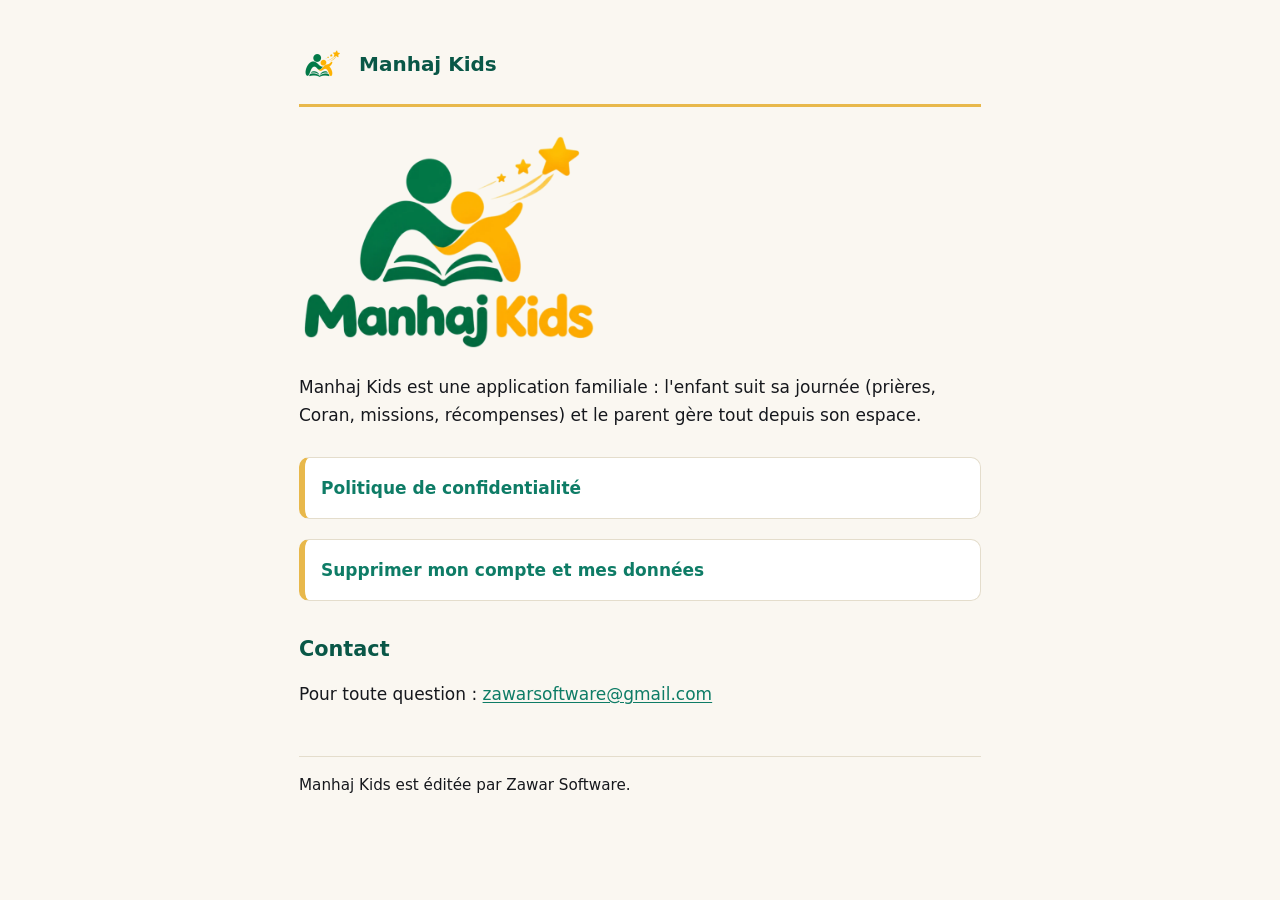
<file: index.html>
<!doctype html>
<html lang="fr">
<head>
<meta charset="utf-8">
<meta name="viewport" content="width=device-width, initial-scale=1">
<title>Manhaj Kids</title>
<meta name="description" content="Manhaj Kids, l'application familiale où l'enfant suit sa journée : prières, Coran, missions et récompenses.">
<link rel="icon" type="image/png" href="icone.png">
<link rel="stylesheet" href="style.css">
</head>
<body>
<div class="page">
<header class="site"><img src="icone.png" alt="" width="48" height="48"><a href="./">Manhaj Kids</a></header>
<main>
<h1 class="logo"><img src="logo.png" alt="Manhaj Kids" width="300" height="222"></h1>
<p>Manhaj Kids est une application familiale : l'enfant suit sa journée (prières, Coran, missions, récompenses) et le parent gère tout depuis son espace.</p>
<ul class="cartes">
<li><a href="confidentialite/">Politique de confidentialité</a></li>
<li><a href="supprimer-mon-compte/">Supprimer mon compte et mes données</a></li>
</ul>
<h2>Contact</h2>
<p>Pour toute question : <a href="mailto:zawarsoftware@gmail.com">zawarsoftware@gmail.com</a></p>
</main>
<footer>Manhaj Kids est éditée par Zawar Software.</footer>
</div>
</body>
</html>
</file>
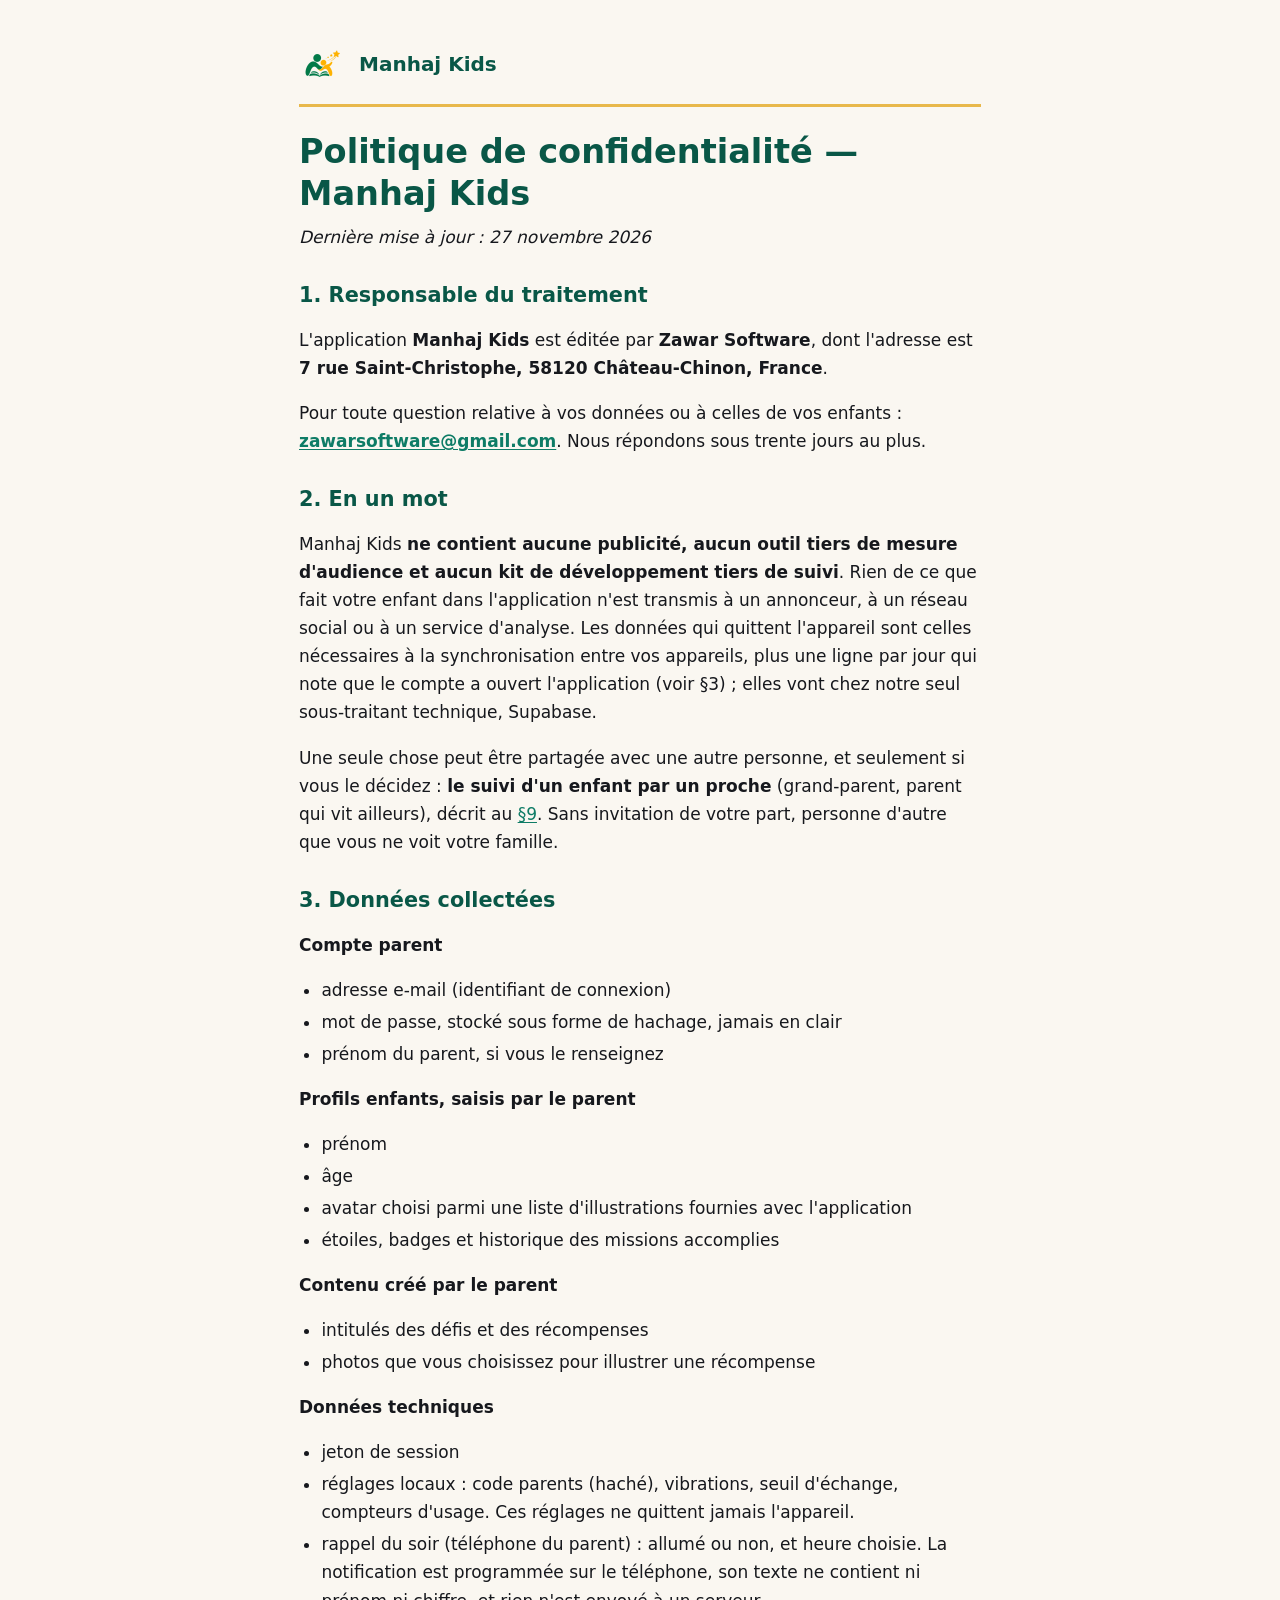
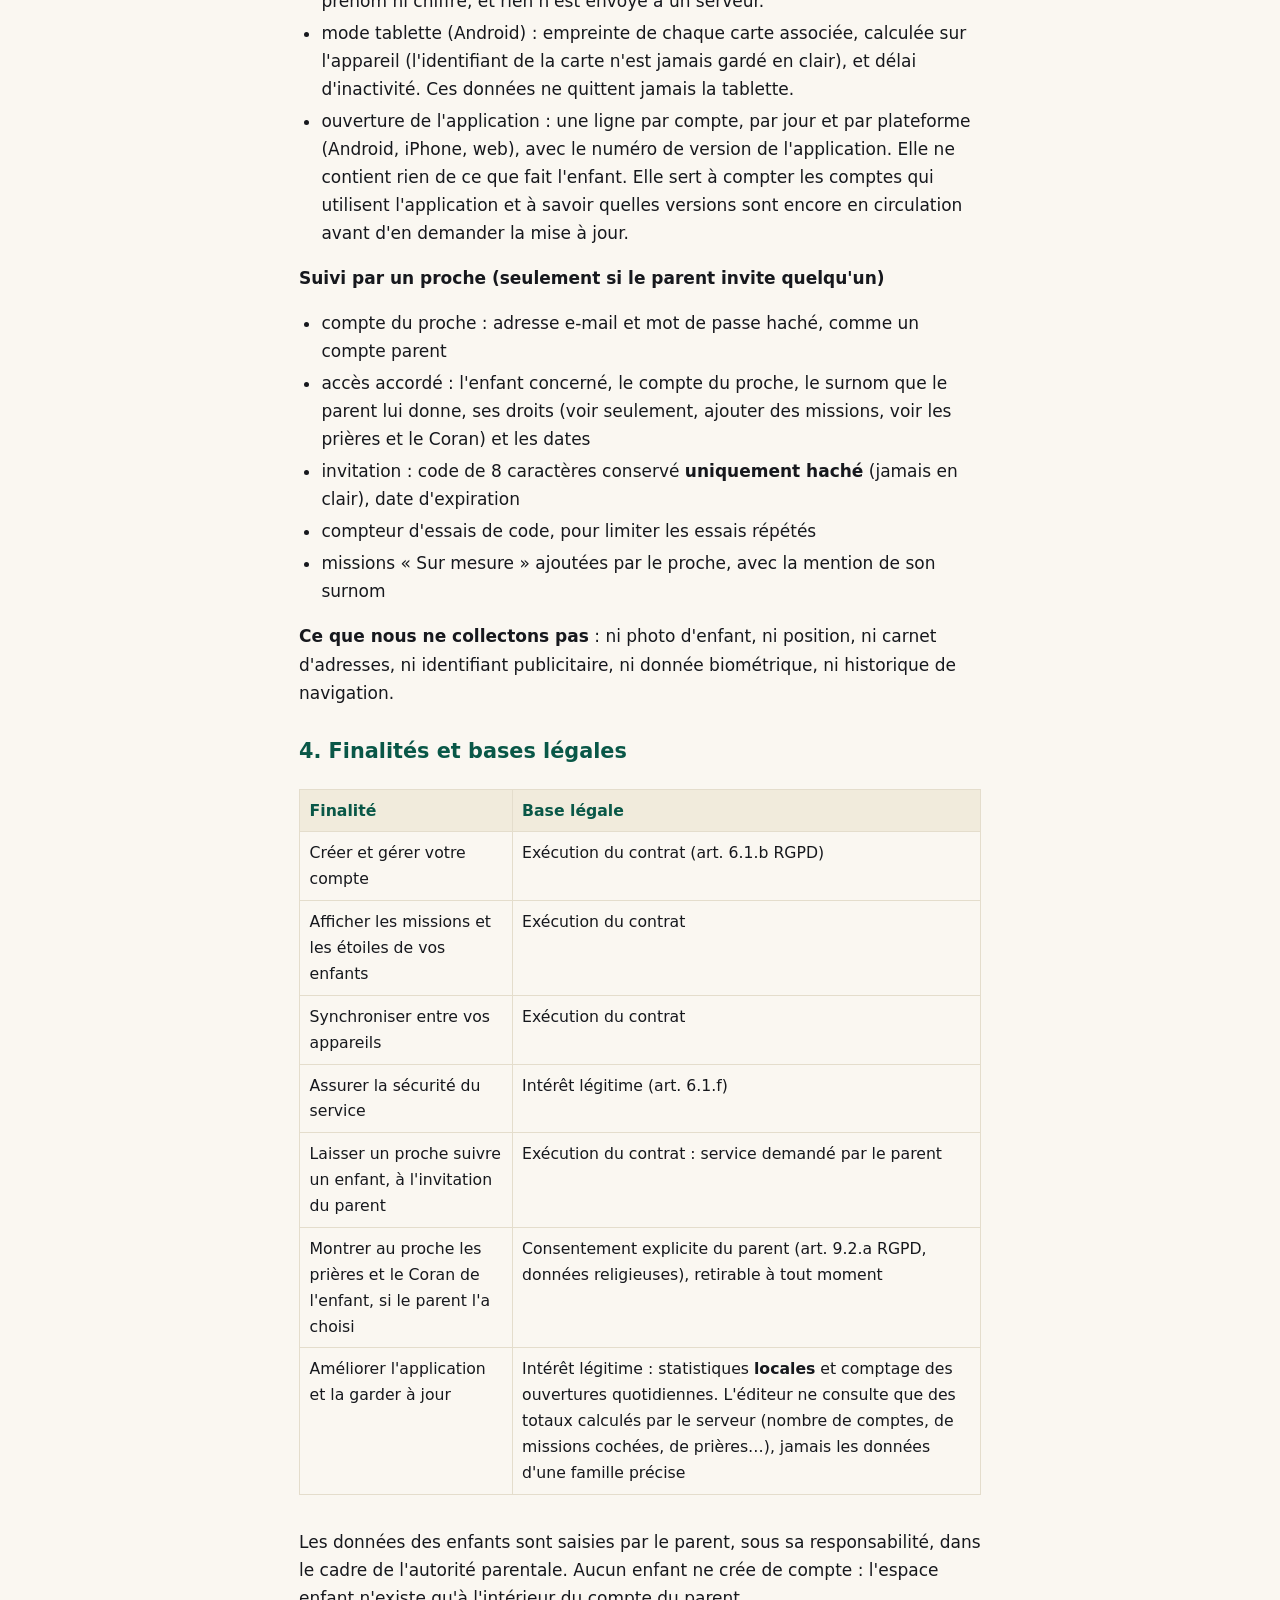
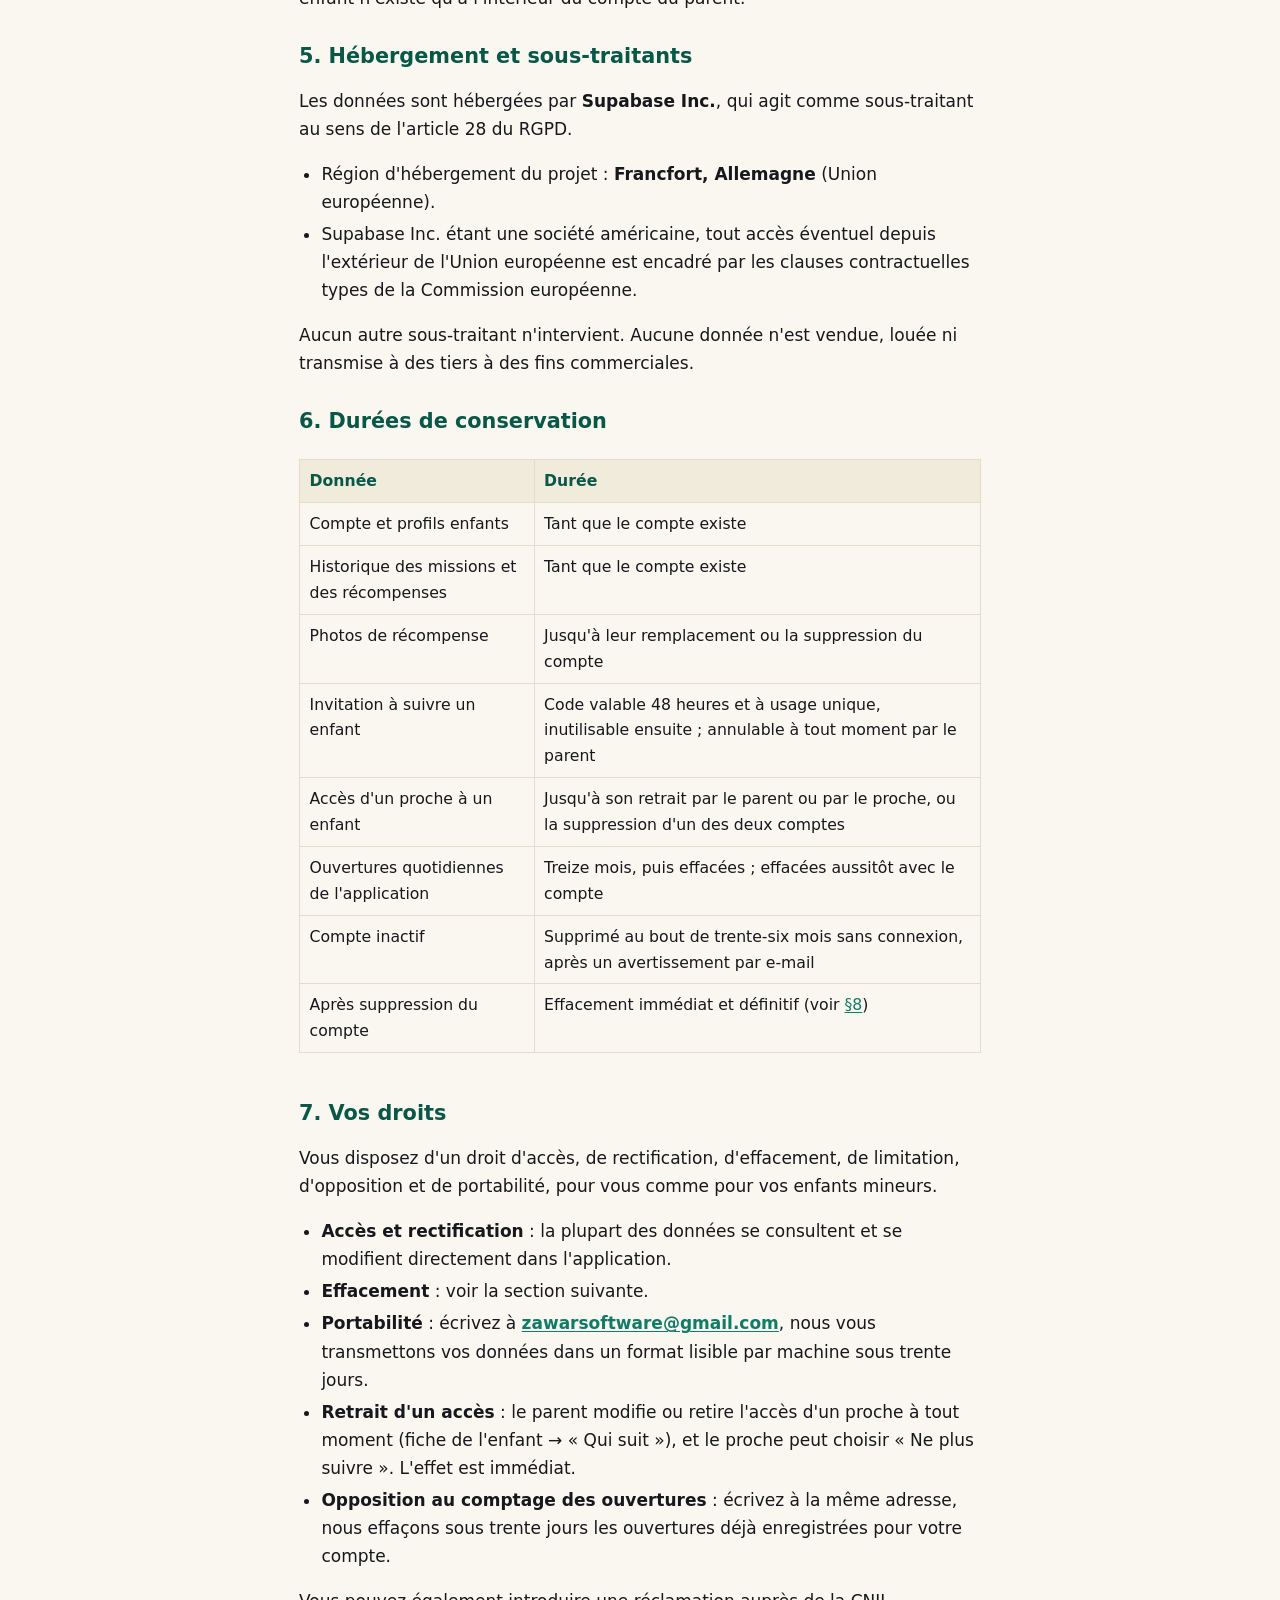
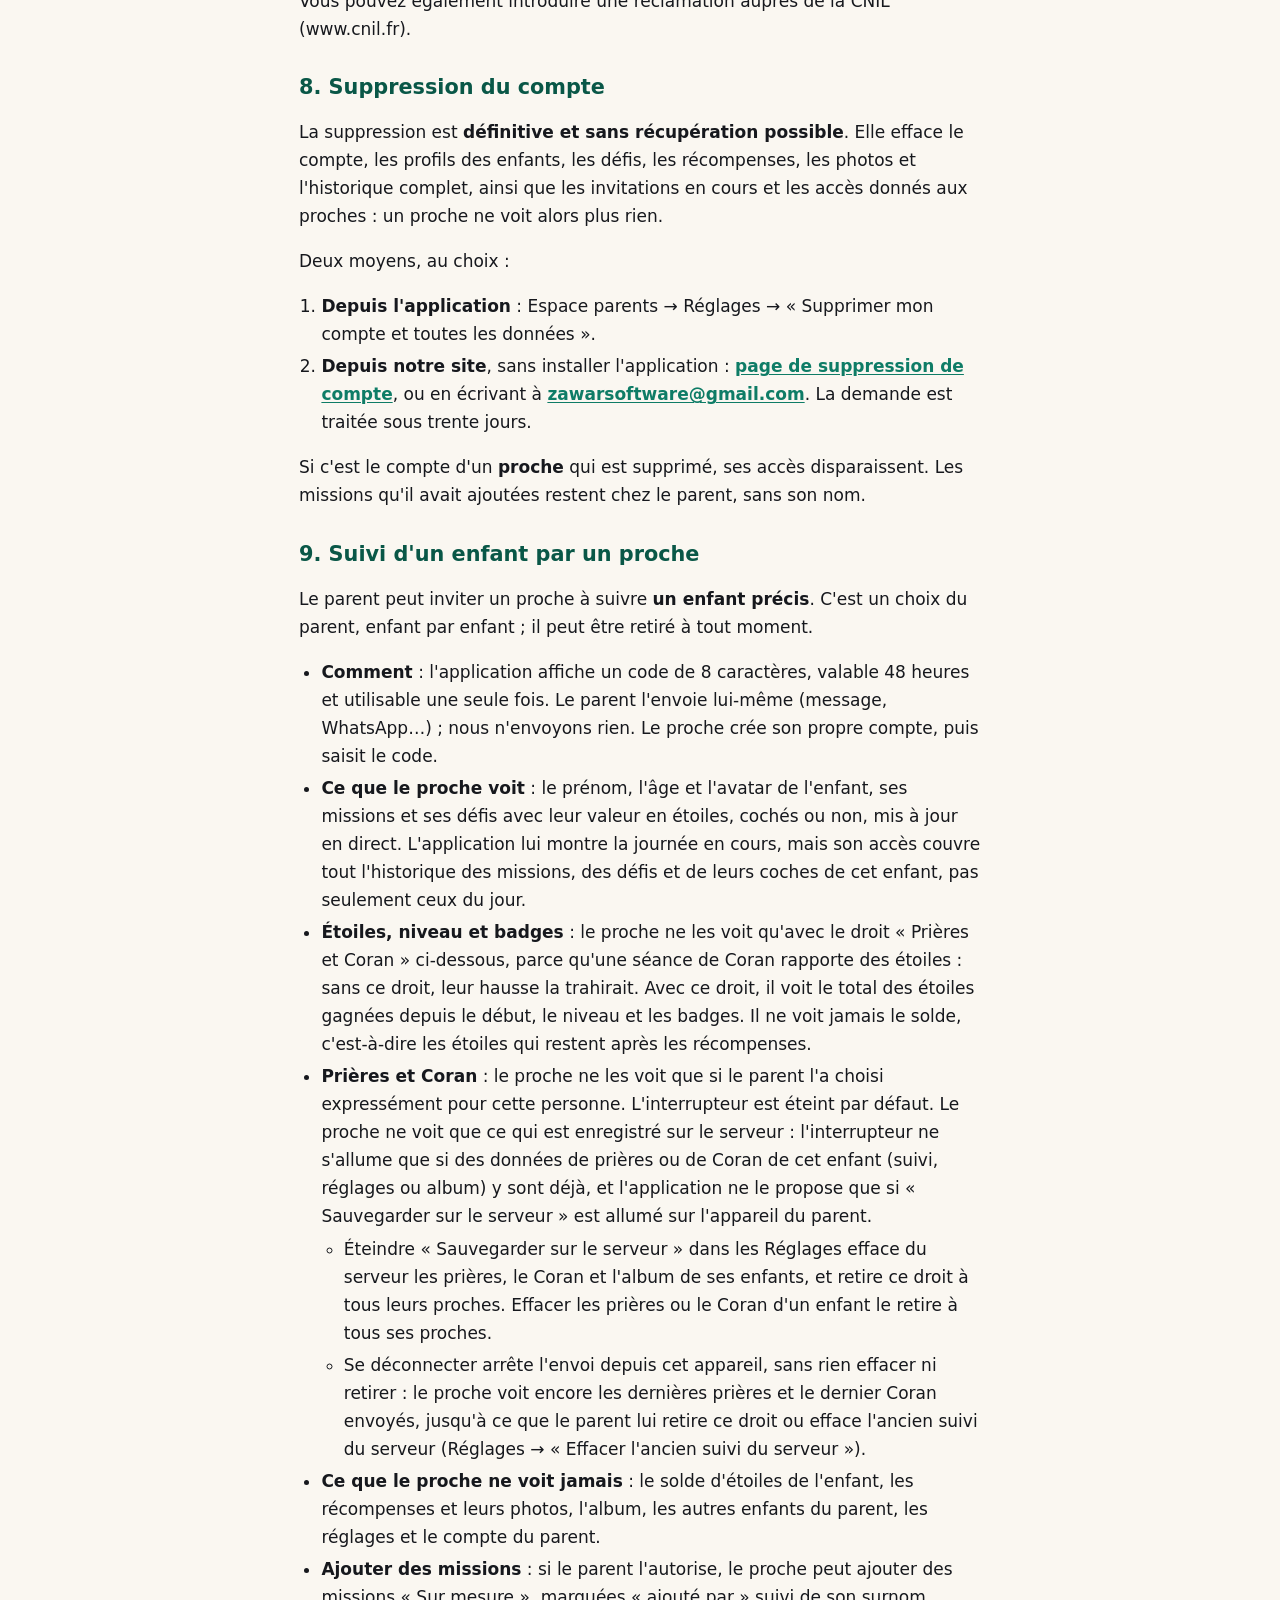
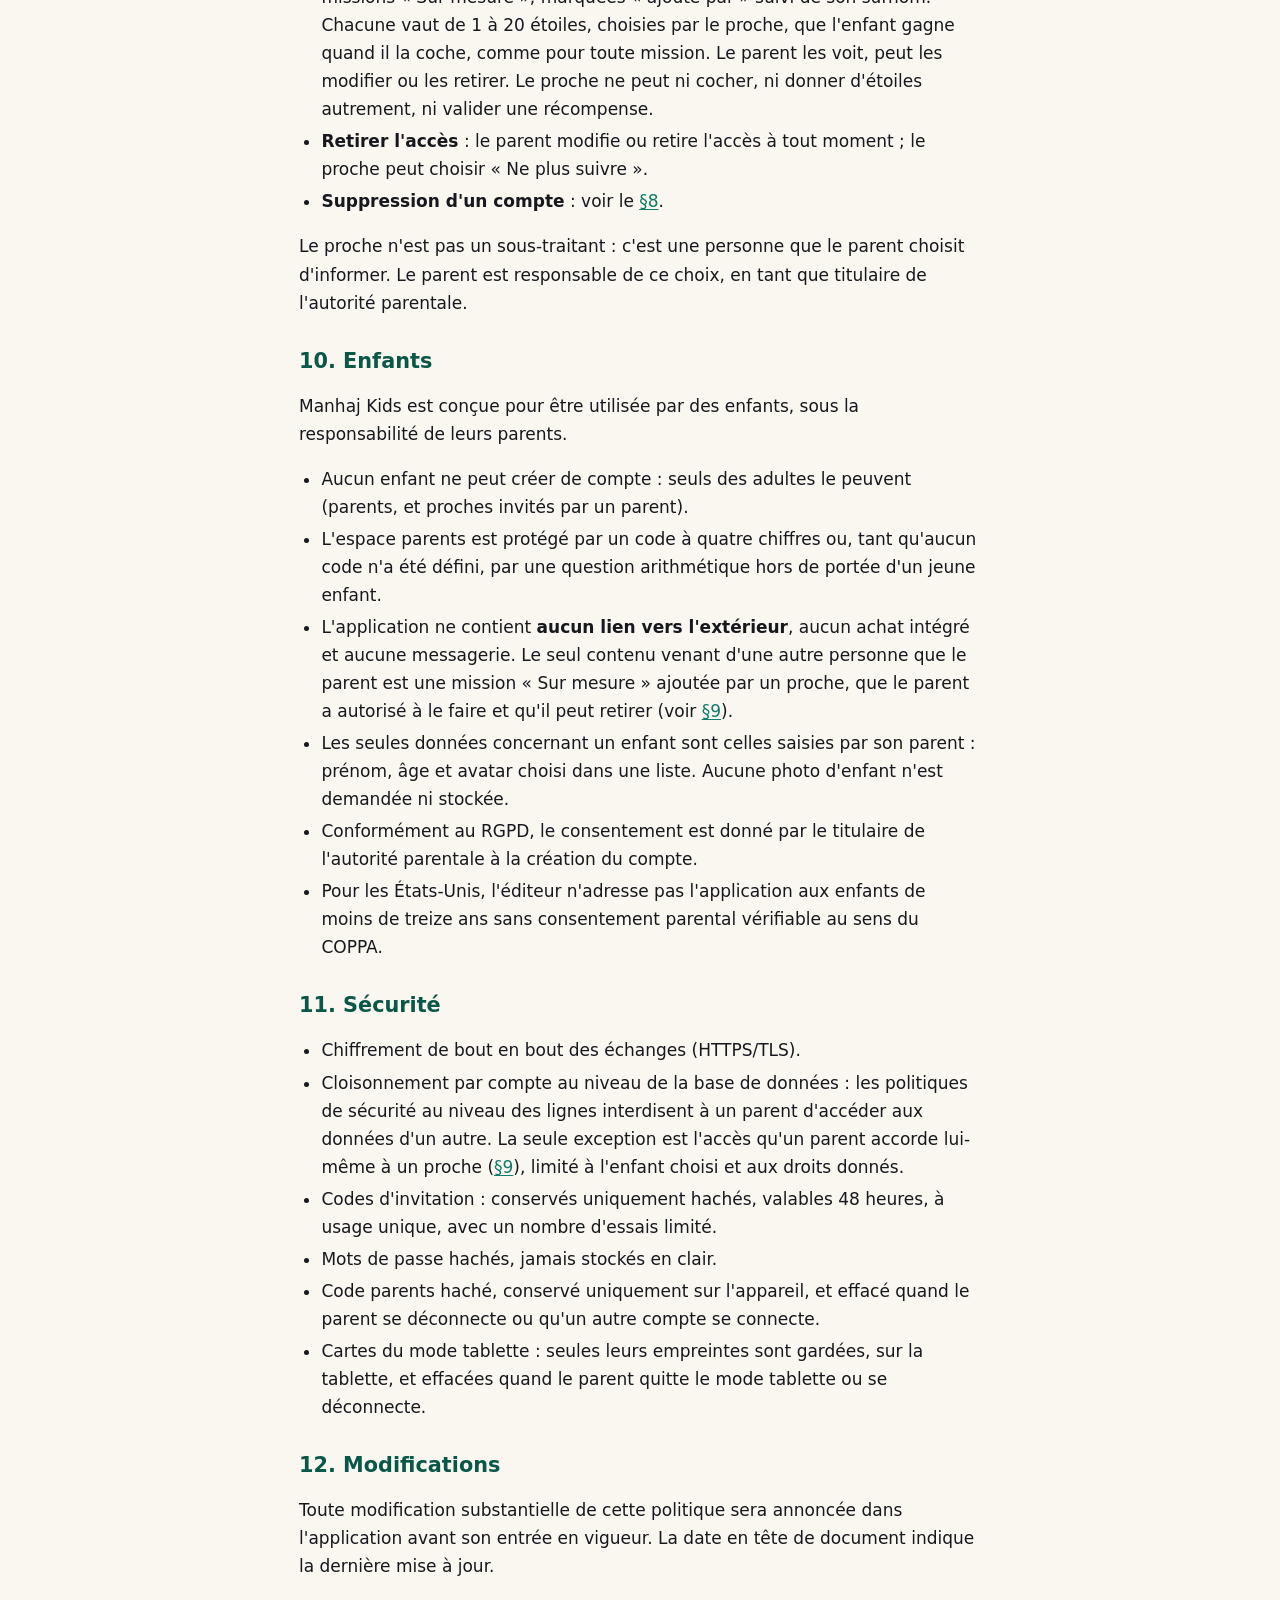
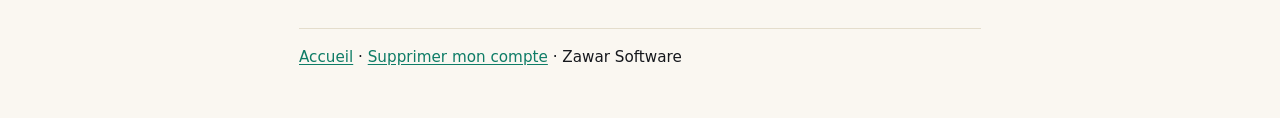
<file: confidentialite/index.html>
<!doctype html>
<html lang="fr">
<head>
<meta charset="utf-8">
<meta name="viewport" content="width=device-width, initial-scale=1">
<title>Politique de confidentialité — Manhaj Kids</title>
<meta name="description" content="Politique de confidentialité de l'application Manhaj Kids, éditée par Zawar Software : données collectées, durées de conservation, droits et suppression du compte.">
<link rel="icon" type="image/png" href="../icone.png">
<link rel="stylesheet" href="../style.css">
</head>
<body>
<div class="page">
<header class="site"><img src="../icone.png" alt="" width="48" height="48"><a href="../">Manhaj Kids</a></header>
<main>
<h1>Politique de confidentialité — Manhaj Kids</h1>
<p class="maj">Dernière mise à jour : 27 novembre 2026</p>

<h2>1. Responsable du traitement</h2>
<p>L'application <strong>Manhaj Kids</strong> est éditée par <strong>Zawar Software</strong>, dont l'adresse est <strong>7 rue Saint-Christophe, 58120 Château-Chinon, France</strong>.</p>
<p>Pour toute question relative à vos données ou à celles de vos enfants : <strong><a href="mailto:zawarsoftware@gmail.com">zawarsoftware@gmail.com</a></strong>. Nous répondons sous trente jours au plus.</p>

<h2>2. En un mot</h2>
<p>Manhaj Kids <strong>ne contient aucune publicité, aucun outil tiers de mesure d'audience et aucun kit de développement tiers de suivi</strong>. Rien de ce que fait votre enfant dans l'application n'est transmis à un annonceur, à un réseau social ou à un service d'analyse. Les données qui quittent l'appareil sont celles nécessaires à la synchronisation entre vos appareils, plus une ligne par jour qui note que le compte a ouvert l'application (voir §3) ; elles vont chez notre seul sous-traitant technique, Supabase.</p>
<p>Une seule chose peut être partagée avec une autre personne, et seulement si vous le décidez : <strong>le suivi d'un enfant par un proche</strong> (grand-parent, parent qui vit ailleurs), décrit au <a href="#suivi">§9</a>. Sans invitation de votre part, personne d'autre que vous ne voit votre famille.</p>

<h2>3. Données collectées</h2>
<p><strong>Compte parent</strong></p>
<ul>
<li>adresse e-mail (identifiant de connexion)</li>
<li>mot de passe, stocké sous forme de hachage, jamais en clair</li>
<li>prénom du parent, si vous le renseignez</li>
</ul>
<p><strong>Profils enfants, saisis par le parent</strong></p>
<ul>
<li>prénom</li>
<li>âge</li>
<li>avatar choisi parmi une liste d'illustrations fournies avec l'application</li>
<li>étoiles, badges et historique des missions accomplies</li>
</ul>
<p><strong>Contenu créé par le parent</strong></p>
<ul>
<li>intitulés des défis et des récompenses</li>
<li>photos que vous choisissez pour illustrer une récompense</li>
</ul>
<p><strong>Données techniques</strong></p>
<ul>
<li>jeton de session</li>
<li>réglages locaux : code parents (haché), vibrations, seuil d'échange, compteurs d'usage. Ces réglages ne quittent jamais l'appareil.</li>
<li>rappel du soir (téléphone du parent) : allumé ou non, et heure choisie. La notification est programmée sur le téléphone, son texte ne contient ni prénom ni chiffre, et rien n'est envoyé à un serveur.</li>
<li>mode tablette (Android) : empreinte de chaque carte associée, calculée sur l'appareil (l'identifiant de la carte n'est jamais gardé en clair), et délai d'inactivité. Ces données ne quittent jamais la tablette.</li>
<li>ouverture de l'application : une ligne par compte, par jour et par plateforme (Android, iPhone, web), avec le numéro de version de l'application. Elle ne contient rien de ce que fait l'enfant. Elle sert à compter les comptes qui utilisent l'application et à savoir quelles versions sont encore en circulation avant d'en demander la mise à jour.</li>
</ul>
<p><strong>Suivi par un proche (seulement si le parent invite quelqu'un)</strong></p>
<ul>
<li>compte du proche : adresse e-mail et mot de passe haché, comme un compte parent</li>
<li>accès accordé : l'enfant concerné, le compte du proche, le surnom que le parent lui donne, ses droits (voir seulement, ajouter des missions, voir les prières et le Coran) et les dates</li>
<li>invitation : code de 8 caractères conservé <strong>uniquement haché</strong> (jamais en clair), date d'expiration</li>
<li>compteur d'essais de code, pour limiter les essais répétés</li>
<li>missions « Sur mesure » ajoutées par le proche, avec la mention de son surnom</li>
</ul>
<p><strong>Ce que nous ne collectons pas</strong> : ni photo d'enfant, ni position, ni carnet d'adresses, ni identifiant publicitaire, ni donnée biométrique, ni historique de navigation.</p>

<h2>4. Finalités et bases légales</h2>
<div class="tableau"><table>
<thead><tr><th>Finalité</th><th>Base légale</th></tr></thead>
<tbody>
<tr><td>Créer et gérer votre compte</td><td>Exécution du contrat (art. 6.1.b RGPD)</td></tr>
<tr><td>Afficher les missions et les étoiles de vos enfants</td><td>Exécution du contrat</td></tr>
<tr><td>Synchroniser entre vos appareils</td><td>Exécution du contrat</td></tr>
<tr><td>Assurer la sécurité du service</td><td>Intérêt légitime (art. 6.1.f)</td></tr>
<tr><td>Laisser un proche suivre un enfant, à l'invitation du parent</td><td>Exécution du contrat : service demandé par le parent</td></tr>
<tr><td>Montrer au proche les prières et le Coran de l'enfant, si le parent l'a choisi</td><td>Consentement explicite du parent (art. 9.2.a RGPD, données religieuses), retirable à tout moment</td></tr>
<tr><td>Améliorer l'application et la garder à jour</td><td>Intérêt légitime : statistiques <strong>locales</strong> et comptage des ouvertures quotidiennes. L'éditeur ne consulte que des totaux calculés par le serveur (nombre de comptes, de missions cochées, de prières…), jamais les données d'une famille précise</td></tr>
</tbody></table></div>
<p>Les données des enfants sont saisies par le parent, sous sa responsabilité, dans le cadre de l'autorité parentale. Aucun enfant ne crée de compte : l'espace enfant n'existe qu'à l'intérieur du compte du parent.</p>

<h2>5. Hébergement et sous-traitants</h2>
<p>Les données sont hébergées par <strong>Supabase Inc.</strong>, qui agit comme sous-traitant au sens de l'article 28 du RGPD.</p>
<ul>
<li>Région d'hébergement du projet : <strong>Francfort, Allemagne</strong> (Union européenne).</li>
<li>Supabase Inc. étant une société américaine, tout accès éventuel depuis l'extérieur de l'Union européenne est encadré par les clauses contractuelles types de la Commission européenne.</li>
</ul>
<p>Aucun autre sous-traitant n'intervient. Aucune donnée n'est vendue, louée ni transmise à des tiers à des fins commerciales.</p>

<h2>6. Durées de conservation</h2>
<div class="tableau"><table>
<thead><tr><th>Donnée</th><th>Durée</th></tr></thead>
<tbody>
<tr><td>Compte et profils enfants</td><td>Tant que le compte existe</td></tr>
<tr><td>Historique des missions et des récompenses</td><td>Tant que le compte existe</td></tr>
<tr><td>Photos de récompense</td><td>Jusqu'à leur remplacement ou la suppression du compte</td></tr>
<tr><td>Invitation à suivre un enfant</td><td>Code valable 48 heures et à usage unique, inutilisable ensuite ; annulable à tout moment par le parent</td></tr>
<tr><td>Accès d'un proche à un enfant</td><td>Jusqu'à son retrait par le parent ou par le proche, ou la suppression d'un des deux comptes</td></tr>
<tr><td>Ouvertures quotidiennes de l'application</td><td>Treize mois, puis effacées ; effacées aussitôt avec le compte</td></tr>
<tr><td>Compte inactif</td><td>Supprimé au bout de trente-six mois sans connexion, après un avertissement par e-mail</td></tr>
<tr><td>Après suppression du compte</td><td>Effacement immédiat et définitif (voir <a href="#suppression">§8</a>)</td></tr>
</tbody></table></div>

<h2>7. Vos droits</h2>
<p>Vous disposez d'un droit d'accès, de rectification, d'effacement, de limitation, d'opposition et de portabilité, pour vous comme pour vos enfants mineurs.</p>
<ul>
<li><strong>Accès et rectification</strong> : la plupart des données se consultent et se modifient directement dans l'application.</li>
<li><strong>Effacement</strong> : voir la section suivante.</li>
<li><strong>Portabilité</strong> : écrivez à <strong><a href="mailto:zawarsoftware@gmail.com">zawarsoftware@gmail.com</a></strong>, nous vous transmettons vos données dans un format lisible par machine sous trente jours.</li>
<li><strong>Retrait d'un accès</strong> : le parent modifie ou retire l'accès d'un proche à tout moment (fiche de l'enfant → « Qui suit »), et le proche peut choisir « Ne plus suivre ». L'effet est immédiat.</li>
<li><strong>Opposition au comptage des ouvertures</strong> : écrivez à la même adresse, nous effaçons sous trente jours les ouvertures déjà enregistrées pour votre compte.</li>
</ul>
<p>Vous pouvez également introduire une réclamation auprès de la CNIL (www.cnil.fr).</p>

<h2 id="suppression">8. Suppression du compte</h2>
<p>La suppression est <strong>définitive et sans récupération possible</strong>. Elle efface le compte, les profils des enfants, les défis, les récompenses, les photos et l'historique complet, ainsi que les invitations en cours et les accès donnés aux proches : un proche ne voit alors plus rien.</p>
<p>Deux moyens, au choix :</p>
<ol>
<li><strong>Depuis l'application</strong> : Espace parents → Réglages → « Supprimer mon compte et toutes les données ».</li>
<li><strong>Depuis notre site</strong>, sans installer l'application : <strong><a href="../supprimer-mon-compte/">page de suppression de compte</a></strong>, ou en écrivant à <strong><a href="mailto:zawarsoftware@gmail.com">zawarsoftware@gmail.com</a></strong>. La demande est traitée sous trente jours.</li>
</ol>

<p>Si c'est le compte d'un <strong>proche</strong> qui est supprimé, ses accès disparaissent. Les missions qu'il avait ajoutées restent chez le parent, sans son nom.</p>

<h2 id="suivi">9. Suivi d'un enfant par un proche</h2>
<p>Le parent peut inviter un proche à suivre <strong>un enfant précis</strong>. C'est un choix du parent, enfant par enfant ; il peut être retiré à tout moment.</p>
<ul>
<li><strong>Comment</strong> : l'application affiche un code de 8 caractères, valable 48 heures et utilisable une seule fois. Le parent l'envoie lui-même (message, WhatsApp…) ; nous n'envoyons rien. Le proche crée son propre compte, puis saisit le code.</li>
<li><strong>Ce que le proche voit</strong> : le prénom, l'âge et l'avatar de l'enfant, ses missions et ses défis avec leur valeur en étoiles, cochés ou non, mis à jour en direct. L'application lui montre la journée en cours, mais son accès couvre tout l'historique des missions, des défis et de leurs coches de cet enfant, pas seulement ceux du jour.</li>
<li><strong>Étoiles, niveau et badges</strong> : le proche ne les voit qu'avec le droit « Prières et Coran » ci-dessous, parce qu'une séance de Coran rapporte des étoiles : sans ce droit, leur hausse la trahirait. Avec ce droit, il voit le total des étoiles gagnées depuis le début, le niveau et les badges. Il ne voit jamais le solde, c'est-à-dire les étoiles qui restent après les récompenses.</li>
<li><strong>Prières et Coran</strong> : le proche ne les voit que si le parent l'a choisi expressément pour cette personne. L'interrupteur est éteint par défaut. Le proche ne voit que ce qui est enregistré sur le serveur : l'interrupteur ne s'allume que si des données de prières ou de Coran de cet enfant (suivi, réglages ou album) y sont déjà, et l'application ne le propose que si « Sauvegarder sur le serveur » est allumé sur l'appareil du parent.
<ul>
<li>Éteindre « Sauvegarder sur le serveur » dans les Réglages efface du serveur les prières, le Coran et l'album de ses enfants, et retire ce droit à tous leurs proches. Effacer les prières ou le Coran d'un enfant le retire à tous ses proches.</li>
<li>Se déconnecter arrête l'envoi depuis cet appareil, sans rien effacer ni retirer : le proche voit encore les dernières prières et le dernier Coran envoyés, jusqu'à ce que le parent lui retire ce droit ou efface l'ancien suivi du serveur (Réglages → « Effacer l'ancien suivi du serveur »).</li>
</ul></li>
<li><strong>Ce que le proche ne voit jamais</strong> : le solde d'étoiles de l'enfant, les récompenses et leurs photos, l'album, les autres enfants du parent, les réglages et le compte du parent.</li>
<li><strong>Ajouter des missions</strong> : si le parent l'autorise, le proche peut ajouter des missions « Sur mesure », marquées « ajouté par » suivi de son surnom. Chacune vaut de 1 à 20 étoiles, choisies par le proche, que l'enfant gagne quand il la coche, comme pour toute mission. Le parent les voit, peut les modifier ou les retirer. Le proche ne peut ni cocher, ni donner d'étoiles autrement, ni valider une récompense.</li>
<li><strong>Retirer l'accès</strong> : le parent modifie ou retire l'accès à tout moment ; le proche peut choisir « Ne plus suivre ».</li>
<li><strong>Suppression d'un compte</strong> : voir le <a href="#suppression">§8</a>.</li>
</ul>
<p>Le proche n'est pas un sous-traitant : c'est une personne que le parent choisit d'informer. Le parent est responsable de ce choix, en tant que titulaire de l'autorité parentale.</p>

<h2>10. Enfants</h2>
<p>Manhaj Kids est conçue pour être utilisée par des enfants, sous la responsabilité de leurs parents.</p>
<ul>
<li>Aucun enfant ne peut créer de compte : seuls des adultes le peuvent (parents, et proches invités par un parent).</li>
<li>L'espace parents est protégé par un code à quatre chiffres ou, tant qu'aucun code n'a été défini, par une question arithmétique hors de portée d'un jeune enfant.</li>
<li>L'application ne contient <strong>aucun lien vers l'extérieur</strong>, aucun achat intégré et aucune messagerie. Le seul contenu venant d'une autre personne que le parent est une mission « Sur mesure » ajoutée par un proche, que le parent a autorisé à le faire et qu'il peut retirer (voir <a href="#suivi">§9</a>).</li>
<li>Les seules données concernant un enfant sont celles saisies par son parent : prénom, âge et avatar choisi dans une liste. Aucune photo d'enfant n'est demandée ni stockée.</li>
<li>Conformément au RGPD, le consentement est donné par le titulaire de l'autorité parentale à la création du compte.</li>
<li>Pour les États-Unis, l'éditeur n'adresse pas l'application aux enfants de moins de treize ans sans consentement parental vérifiable au sens du COPPA.</li>
</ul>

<h2>11. Sécurité</h2>
<ul>
<li>Chiffrement de bout en bout des échanges (HTTPS/TLS).</li>
<li>Cloisonnement par compte au niveau de la base de données : les politiques de sécurité au niveau des lignes interdisent à un parent d'accéder aux données d'un autre. La seule exception est l'accès qu'un parent accorde lui-même à un proche (<a href="#suivi">§9</a>), limité à l'enfant choisi et aux droits donnés.</li>
<li>Codes d'invitation : conservés uniquement hachés, valables 48 heures, à usage unique, avec un nombre d'essais limité.</li>
<li>Mots de passe hachés, jamais stockés en clair.</li>
<li>Code parents haché, conservé uniquement sur l'appareil, et effacé quand le parent se déconnecte ou qu'un autre compte se connecte.</li>
<li>Cartes du mode tablette : seules leurs empreintes sont gardées, sur la tablette, et effacées quand le parent quitte le mode tablette ou se déconnecte.</li>
</ul>

<h2>12. Modifications</h2>
<p>Toute modification substantielle de cette politique sera annoncée dans l'application avant son entrée en vigueur. La date en tête de document indique la dernière mise à jour.</p>
</main>
<footer><a href="../">Accueil</a> · <a href="../supprimer-mon-compte/">Supprimer mon compte</a> · Zawar Software</footer>
</div>
</body>
</html>
</file>
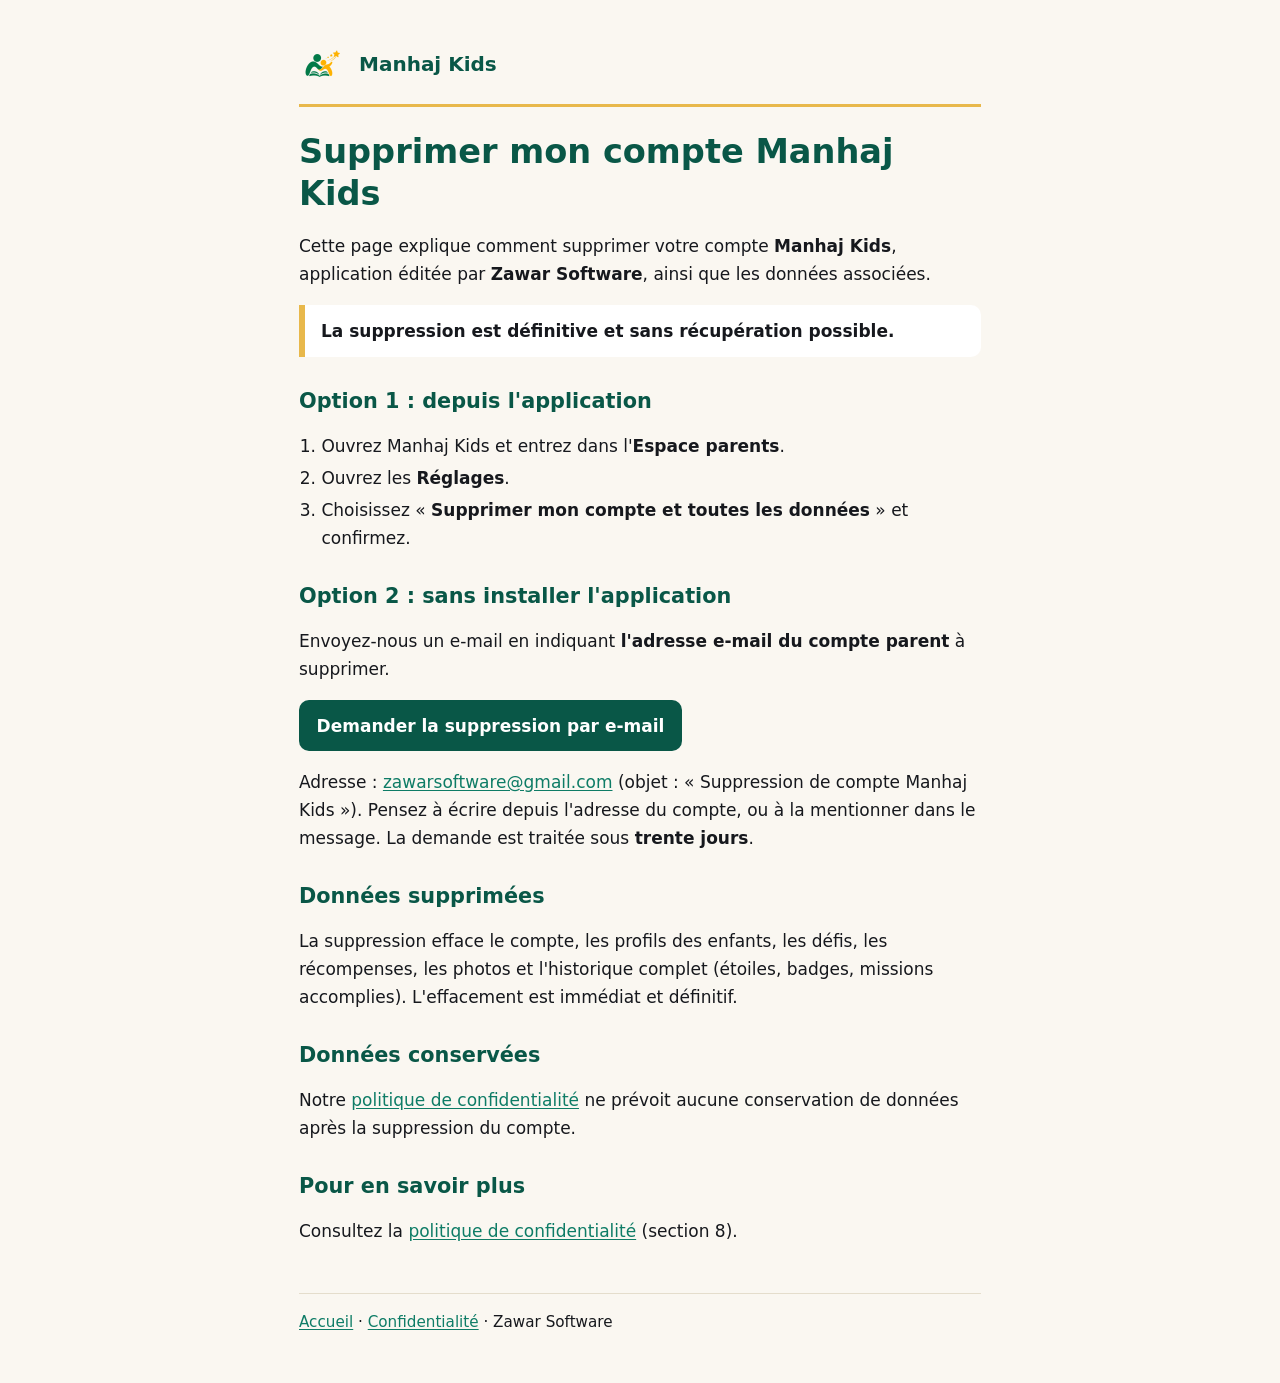
<file: supprimer-mon-compte/index.html>
<!doctype html>
<html lang="fr">
<head>
<meta charset="utf-8">
<meta name="viewport" content="width=device-width, initial-scale=1">
<title>Supprimer mon compte — Manhaj Kids</title>
<meta name="description" content="Comment supprimer votre compte Manhaj Kids et toutes vos données, depuis l'application ou par e-mail sans l'installer.">
<link rel="icon" type="image/png" href="../icone.png">
<link rel="stylesheet" href="../style.css">
</head>
<body>
<div class="page">
<header class="site"><img src="../icone.png" alt="" width="48" height="48"><a href="../">Manhaj Kids</a></header>
<main>
<h1>Supprimer mon compte Manhaj Kids</h1>
<p>Cette page explique comment supprimer votre compte <strong>Manhaj Kids</strong>, application éditée par <strong>Zawar Software</strong>, ainsi que les données associées.</p>
<div class="encadre"><strong>La suppression est définitive et sans récupération possible.</strong></div>

<h2>Option 1 : depuis l'application</h2>
<ol>
<li>Ouvrez Manhaj Kids et entrez dans l'<strong>Espace parents</strong>.</li>
<li>Ouvrez les <strong>Réglages</strong>.</li>
<li>Choisissez « <strong>Supprimer mon compte et toutes les données</strong> » et confirmez.</li>
</ol>

<h2>Option 2 : sans installer l'application</h2>
<p>Envoyez-nous un e-mail en indiquant <strong>l'adresse e-mail du compte parent</strong> à supprimer.</p>
<p><a class="bouton" href="mailto:zawarsoftware@gmail.com?subject=Suppression%20de%20compte%20Manhaj%20Kids">Demander la suppression par e-mail</a></p>
<p>Adresse : <a href="mailto:zawarsoftware@gmail.com?subject=Suppression%20de%20compte%20Manhaj%20Kids">zawarsoftware@gmail.com</a> (objet : « Suppression de compte Manhaj Kids »). Pensez à écrire depuis l'adresse du compte, ou à la mentionner dans le message. La demande est traitée sous <strong>trente jours</strong>.</p>

<h2>Données supprimées</h2>
<p>La suppression efface le compte, les profils des enfants, les défis, les récompenses, les photos et l'historique complet (étoiles, badges, missions accomplies). L'effacement est immédiat et définitif.</p>

<h2>Données conservées</h2>
<p>Notre <a href="../confidentialite/">politique de confidentialité</a> ne prévoit aucune conservation de données après la suppression du compte.</p>

<h2>Pour en savoir plus</h2>
<p>Consultez la <a href="../confidentialite/">politique de confidentialité</a> (section 8).</p>
</main>
<footer><a href="../">Accueil</a> · <a href="../confidentialite/">Confidentialité</a> · Zawar Software</footer>
</div>
</body>
</html>
</file>
<file: style.css>
:root{--papier:#FAF7F1;--texte:#16181D;--emeraude:#0E7C66;--emeraude-fonce:#095747;--or:#E8B84B;--filet:#E4DDCC}
*{box-sizing:border-box}
html{-webkit-text-size-adjust:100%}
body{margin:0;background:var(--papier);color:var(--texte);font:1.0625rem/1.65 system-ui,-apple-system,"Segoe UI",Roboto,sans-serif}
.page{max-width:42em;margin:0 auto;padding:1.5rem 16px 3rem}
header.site{display:flex;align-items:center;gap:.75rem;padding-bottom:1rem;border-bottom:3px solid var(--or);margin-bottom:1.5rem}
header.site img{width:48px;height:48px;border-radius:12px}
header.site a{color:var(--emeraude-fonce);font-weight:700;font-size:1.25rem;text-decoration:none}
h1,h2,h3{color:var(--emeraude-fonce);line-height:1.25}
h1{font-size:1.75rem;margin:0 0 .5rem}
h1.logo{margin:.5rem 0 1.25rem}
h1.logo img{display:block;width:min(300px,80%);height:auto}
h2{font-size:1.3rem;margin:2rem 0 .5rem}
a{color:var(--emeraude);text-decoration:underline;text-underline-offset:2px}
a:hover,a:focus{color:var(--emeraude-fonce)}
a:focus-visible{outline:3px solid var(--or);outline-offset:2px}
.maj{font-style:italic;margin:0 0 1rem}
ul,ol{padding-left:1.4rem}
li{margin:.25rem 0}
table{border-collapse:collapse;width:100%;margin:1rem 0;font-size:.98rem}
th,td{border:1px solid var(--filet);padding:.5rem .6rem;text-align:left;vertical-align:top}
th{background:#F1EBDC;color:var(--emeraude-fonce)}
.tableau{overflow-x:auto}
.cartes{display:grid;gap:.75rem;margin:1.5rem 0;padding:0;list-style:none}
.cartes a{display:block;padding:1rem;border:1px solid var(--filet);border-left:6px solid var(--or);border-radius:10px;background:#fff;font-weight:600;text-decoration:none}
.bouton{display:inline-block;padding:.7rem 1.1rem;border-radius:10px;background:var(--emeraude-fonce);color:#fff;font-weight:700;text-decoration:none}
.bouton:hover,.bouton:focus{background:var(--emeraude);color:#fff}
.encadre{border-left:6px solid var(--or);background:#fff;padding:.75rem 1rem;border-radius:0 10px 10px 0;margin:1rem 0}
footer{margin-top:3rem;padding-top:1rem;border-top:1px solid var(--filet);font-size:.95rem}
@media(min-width:640px){.page{padding-top:2.5rem}h1{font-size:2.1rem}}
</file>
